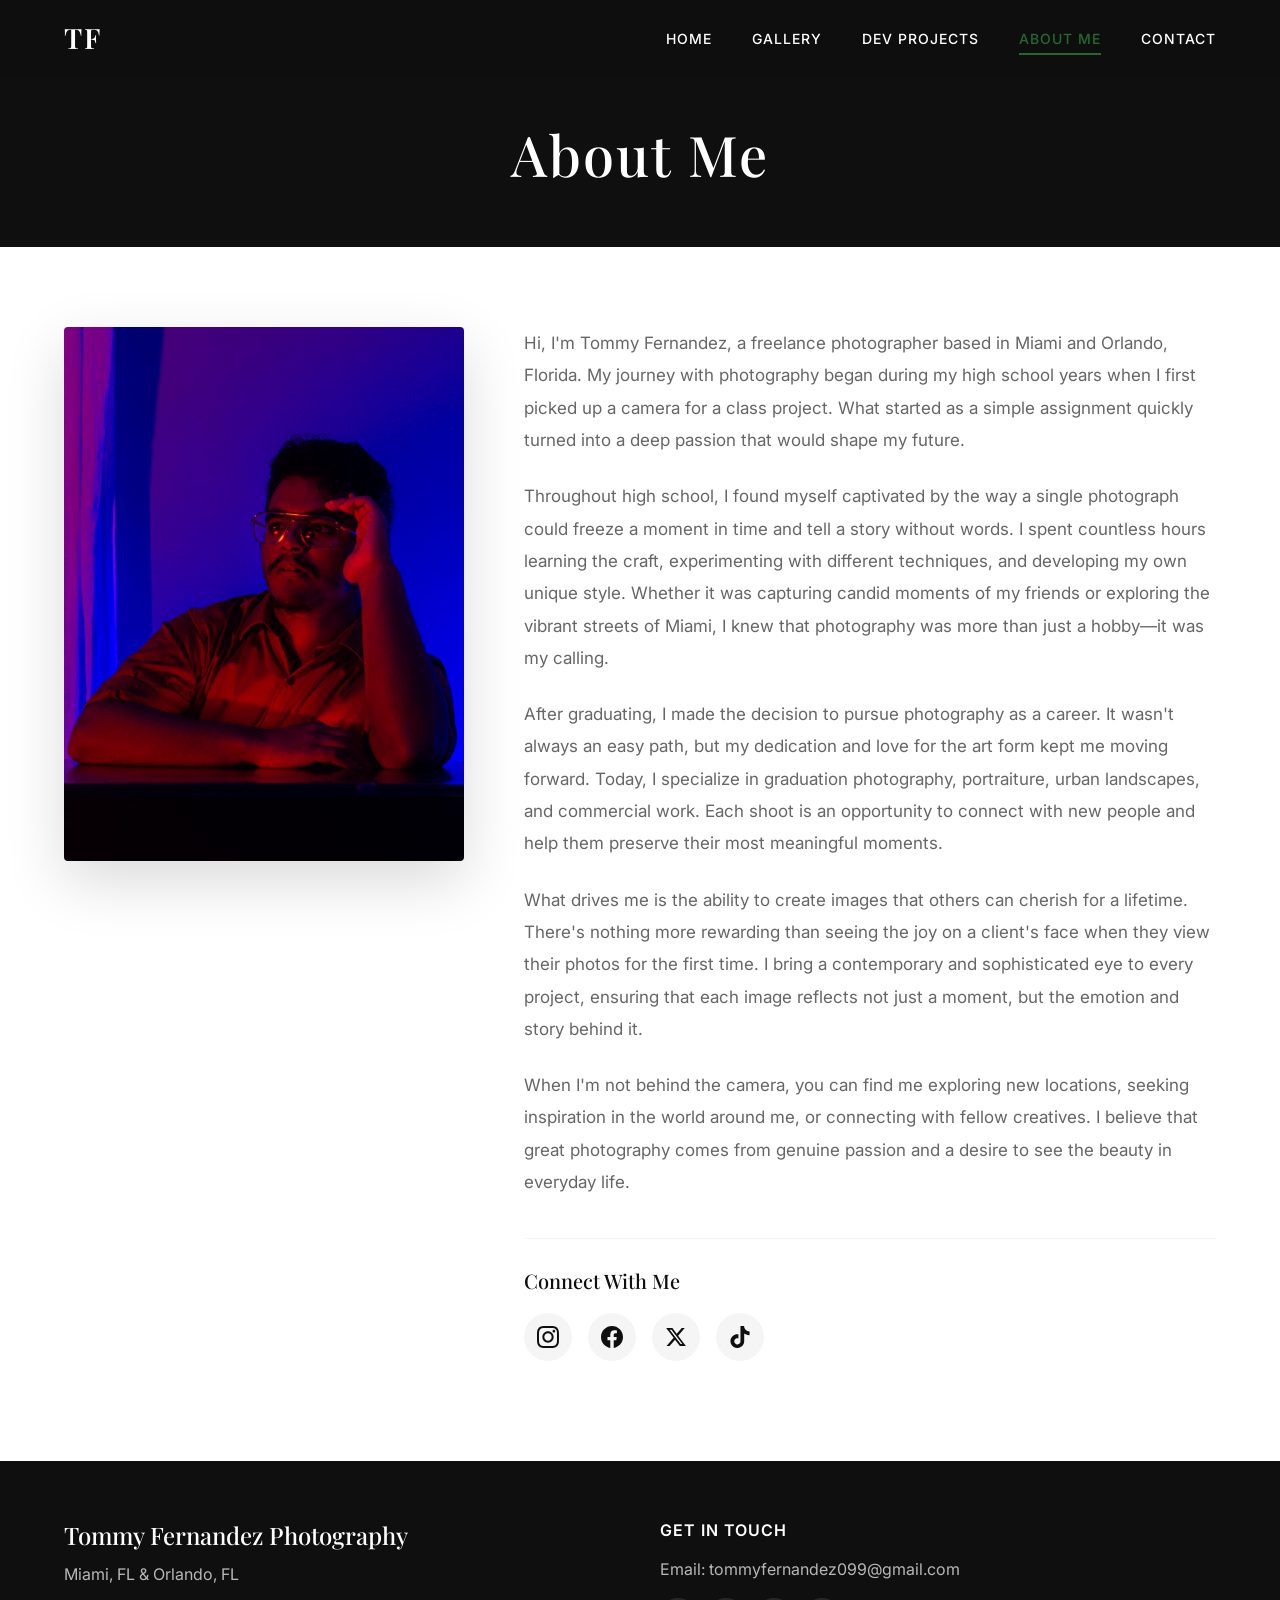
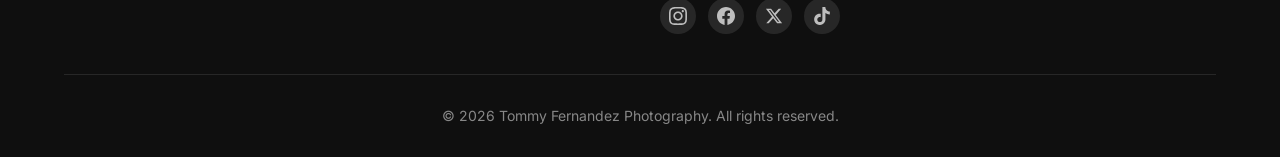
<file: about.html>
<!DOCTYPE html>
<html lang="en">
<head>
    <meta charset="UTF-8">
    <meta name="viewport" content="width=device-width, initial-scale=1.0">
    <title>About Me | Tommy Fernandez Photography</title>
    <link rel="stylesheet" href="styles.css">
    <link rel="preconnect" href="https://fonts.googleapis.com">
    <link rel="preconnect" href="https://fonts.gstatic.com" crossorigin>
    <link href="https://fonts.googleapis.com/css2?family=Playfair+Display:wght@400;500;600;700&family=Inter:wght@300;400;500;600&display=swap" rel="stylesheet">
</head>
<body>
    <nav class="navbar">
        <div class="nav-container">
            <a href="index.html" class="nav-logo">TF</a>
            <button class="nav-toggle" aria-label="Toggle menu">
                <span></span>
                <span></span>
                <span></span>
            </button>
            <ul class="nav-menu">
                <li><a href="index.html" class="nav-link">Home</a></li>
                <li><a href="gallery.html" class="nav-link">Gallery</a></li>
                <li><a href="development.html" class="nav-link">Dev Projects</a></li>
                <li><a href="about.html" class="nav-link active">About Me</a></li>
                <li><a href="contact.html" class="nav-link">Contact</a></li>
            </ul>
        </div>
    </nav>

    <header class="page-header">
        <h1>About Me</h1>
    </header>

    <main class="about-main">
        <div class="container">
            <section class="my-story">
                <div class="story-image">
                    <img src="images/about-headshot.jpg" alt="Tommy Fernandez">
                </div>
                <div class="story-content">
                    <p>Hi, I'm Tommy Fernandez, a freelance photographer based in Miami and Orlando, Florida. My journey with photography began during my high school years when I first picked up a camera for a class project. What started as a simple assignment quickly turned into a deep passion that would shape my future.</p>
                    <p>Throughout high school, I found myself captivated by the way a single photograph could freeze a moment in time and tell a story without words. I spent countless hours learning the craft, experimenting with different techniques, and developing my own unique style. Whether it was capturing candid moments of my friends or exploring the vibrant streets of Miami, I knew that photography was more than just a hobby—it was my calling.</p>
                    <p>After graduating, I made the decision to pursue photography as a career. It wasn't always an easy path, but my dedication and love for the art form kept me moving forward. Today, I specialize in graduation photography, portraiture, urban landscapes, and commercial work. Each shoot is an opportunity to connect with new people and help them preserve their most meaningful moments.</p>
                    <p>What drives me is the ability to create images that others can cherish for a lifetime. There's nothing more rewarding than seeing the joy on a client's face when they view their photos for the first time. I bring a contemporary and sophisticated eye to every project, ensuring that each image reflects not just a moment, but the emotion and story behind it.</p>
                    <p>When I'm not behind the camera, you can find me exploring new locations, seeking inspiration in the world around me, or connecting with fellow creatives. I believe that great photography comes from genuine passion and a desire to see the beauty in everyday life.</p>

                    <div class="social-links">
                        <h3>Connect With Me</h3>
                        <div class="social-icons">
                            <a href="https://instagram.com" target="_blank" rel="noopener noreferrer" class="social-icon" aria-label="Instagram">
                                <svg viewBox="0 0 24 24" fill="currentColor">
                                    <path d="M12 2.163c3.204 0 3.584.012 4.85.07 3.252.148 4.771 1.691 4.919 4.919.058 1.265.069 1.645.069 4.849 0 3.205-.012 3.584-.069 4.849-.149 3.225-1.664 4.771-4.919 4.919-1.266.058-1.644.07-4.85.07-3.204 0-3.584-.012-4.849-.07-3.26-.149-4.771-1.699-4.919-4.92-.058-1.265-.07-1.644-.07-4.849 0-3.204.013-3.583.07-4.849.149-3.227 1.664-4.771 4.919-4.919 1.266-.057 1.645-.069 4.849-.069zm0-2.163c-3.259 0-3.667.014-4.947.072-4.358.2-6.78 2.618-6.98 6.98-.059 1.281-.073 1.689-.073 4.948 0 3.259.014 3.668.072 4.948.2 4.358 2.618 6.78 6.98 6.98 1.281.058 1.689.072 4.948.072 3.259 0 3.668-.014 4.948-.072 4.354-.2 6.782-2.618 6.979-6.98.059-1.28.073-1.689.073-4.948 0-3.259-.014-3.667-.072-4.947-.196-4.354-2.617-6.78-6.979-6.98-1.281-.059-1.69-.073-4.949-.073zm0 5.838c-3.403 0-6.162 2.759-6.162 6.162s2.759 6.163 6.162 6.163 6.162-2.759 6.162-6.163c0-3.403-2.759-6.162-6.162-6.162zm0 10.162c-2.209 0-4-1.79-4-4 0-2.209 1.791-4 4-4s4 1.791 4 4c0 2.21-1.791 4-4 4zm6.406-11.845c-.796 0-1.441.645-1.441 1.44s.645 1.44 1.441 1.44c.795 0 1.439-.645 1.439-1.44s-.644-1.44-1.439-1.44z"/>
                                </svg>
                            </a>
                            <a href="https://facebook.com" target="_blank" rel="noopener noreferrer" class="social-icon" aria-label="Facebook">
                                <svg viewBox="0 0 24 24" fill="currentColor">
                                    <path d="M24 12.073c0-6.627-5.373-12-12-12s-12 5.373-12 12c0 5.99 4.388 10.954 10.125 11.854v-8.385H7.078v-3.47h3.047V9.43c0-3.007 1.792-4.669 4.533-4.669 1.312 0 2.686.235 2.686.235v2.953H15.83c-1.491 0-1.956.925-1.956 1.874v2.25h3.328l-.532 3.47h-2.796v8.385C19.612 23.027 24 18.062 24 12.073z"/>
                                </svg>
                            </a>
                            <a href="https://x.com" target="_blank" rel="noopener noreferrer" class="social-icon" aria-label="X (Twitter)">
                                <svg viewBox="0 0 24 24" fill="currentColor">
                                    <path d="M18.244 2.25h3.308l-7.227 8.26 8.502 11.24H16.17l-5.214-6.817L4.99 21.75H1.68l7.73-8.835L1.254 2.25H8.08l4.713 6.231zm-1.161 17.52h1.833L7.084 4.126H5.117z"/>
                                </svg>
                            </a>
                            <a href="https://tiktok.com" target="_blank" rel="noopener noreferrer" class="social-icon" aria-label="TikTok">
                                <svg viewBox="0 0 24 24" fill="currentColor">
                                    <path d="M12.525.02c1.31-.02 2.61-.01 3.91-.02.08 1.53.63 3.09 1.75 4.17 1.12 1.11 2.7 1.62 4.24 1.79v4.03c-1.44-.05-2.89-.35-4.2-.97-.57-.26-1.1-.59-1.62-.93-.01 2.92.01 5.84-.02 8.75-.08 1.4-.54 2.79-1.35 3.94-1.31 1.92-3.58 3.17-5.91 3.21-1.43.08-2.86-.31-4.08-1.03-2.02-1.19-3.44-3.37-3.65-5.71-.02-.5-.03-1-.01-1.49.18-1.9 1.12-3.72 2.58-4.96 1.66-1.44 3.98-2.13 6.15-1.72.02 1.48-.04 2.96-.04 4.44-.99-.32-2.15-.23-3.02.37-.63.41-1.11 1.04-1.36 1.75-.21.51-.15 1.07-.14 1.61.24 1.64 1.82 3.02 3.5 2.87 1.12-.01 2.19-.66 2.77-1.61.19-.33.4-.67.41-1.06.1-1.79.06-3.57.07-5.36.01-4.03-.01-8.05.02-12.07z"/>
                                </svg>
                            </a>
                        </div>
                    </div>
                </div>
            </section>
        </div>
    </main>

    <footer class="footer">
        <div class="container">
            <div class="footer-content">
                <div class="footer-info">
                    <h3>Tommy Fernandez Photography</h3>
                    <p>Miami, FL & Orlando, FL</p>
                </div>
                <div class="footer-contact">
                    <h4>Get in Touch</h4>
                    <p>Email: tommyfernandez099@gmail.com</p>
                    <!-- <p>Phone: (305) 555-0123</p> -->
                    <div class="footer-social">
                        <a href="https://instagram.com" target="_blank" rel="noopener noreferrer" class="footer-social-icon" aria-label="Instagram">
                            <svg viewBox="0 0 24 24" fill="currentColor"><path d="M12 2.163c3.204 0 3.584.012 4.85.07 3.252.148 4.771 1.691 4.919 4.919.058 1.265.069 1.645.069 4.849 0 3.205-.012 3.584-.069 4.849-.149 3.225-1.664 4.771-4.919 4.919-1.266.058-1.644.07-4.85.07-3.204 0-3.584-.012-4.849-.07-3.26-.149-4.771-1.699-4.919-4.92-.058-1.265-.07-1.644-.07-4.849 0-3.204.013-3.583.07-4.849.149-3.227 1.664-4.771 4.919-4.919 1.266-.057 1.645-.069 4.849-.069zm0-2.163c-3.259 0-3.667.014-4.947.072-4.358.2-6.78 2.618-6.98 6.98-.059 1.281-.073 1.689-.073 4.948 0 3.259.014 3.668.072 4.948.2 4.358 2.618 6.78 6.98 6.98 1.281.058 1.689.072 4.948.072 3.259 0 3.668-.014 4.948-.072 4.354-.2 6.782-2.618 6.979-6.98.059-1.28.073-1.689.073-4.948 0-3.259-.014-3.667-.072-4.947-.196-4.354-2.617-6.78-6.979-6.98-1.281-.059-1.69-.073-4.949-.073zm0 5.838c-3.403 0-6.162 2.759-6.162 6.162s2.759 6.163 6.162 6.163 6.162-2.759 6.162-6.163c0-3.403-2.759-6.162-6.162-6.162zm0 10.162c-2.209 0-4-1.79-4-4 0-2.209 1.791-4 4-4s4 1.791 4 4c0 2.21-1.791 4-4 4zm6.406-11.845c-.796 0-1.441.645-1.441 1.44s.645 1.44 1.441 1.44c.795 0 1.439-.645 1.439-1.44s-.644-1.44-1.439-1.44z"/></svg>
                        </a>
                        <a href="https://facebook.com" target="_blank" rel="noopener noreferrer" class="footer-social-icon" aria-label="Facebook">
                            <svg viewBox="0 0 24 24" fill="currentColor"><path d="M24 12.073c0-6.627-5.373-12-12-12s-12 5.373-12 12c0 5.99 4.388 10.954 10.125 11.854v-8.385H7.078v-3.47h3.047V9.43c0-3.007 1.792-4.669 4.533-4.669 1.312 0 2.686.235 2.686.235v2.953H15.83c-1.491 0-1.956.925-1.956 1.874v2.25h3.328l-.532 3.47h-2.796v8.385C19.612 23.027 24 18.062 24 12.073z"/></svg>
                        </a>
                        <a href="https://x.com" target="_blank" rel="noopener noreferrer" class="footer-social-icon" aria-label="X (Twitter)">
                            <svg viewBox="0 0 24 24" fill="currentColor"><path d="M18.244 2.25h3.308l-7.227 8.26 8.502 11.24H16.17l-5.214-6.817L4.99 21.75H1.68l7.73-8.835L1.254 2.25H8.08l4.713 6.231zm-1.161 17.52h1.833L7.084 4.126H5.117z"/></svg>
                        </a>
                        <a href="https://tiktok.com" target="_blank" rel="noopener noreferrer" class="footer-social-icon" aria-label="TikTok">
                            <svg viewBox="0 0 24 24" fill="currentColor"><path d="M12.525.02c1.31-.02 2.61-.01 3.91-.02.08 1.53.63 3.09 1.75 4.17 1.12 1.11 2.7 1.62 4.24 1.79v4.03c-1.44-.05-2.89-.35-4.2-.97-.57-.26-1.1-.59-1.62-.93-.01 2.92.01 5.84-.02 8.75-.08 1.4-.54 2.79-1.35 3.94-1.31 1.92-3.58 3.17-5.91 3.21-1.43.08-2.86-.31-4.08-1.03-2.02-1.19-3.44-3.37-3.65-5.71-.02-.5-.03-1-.01-1.49.18-1.9 1.12-3.72 2.58-4.96 1.66-1.44 3.98-2.13 6.15-1.72.02 1.48-.04 2.96-.04 4.44-.99-.32-2.15-.23-3.02.37-.63.41-1.11 1.04-1.36 1.75-.21.51-.15 1.07-.14 1.61.24 1.64 1.82 3.02 3.5 2.87 1.12-.01 2.19-.66 2.77-1.61.19-.33.4-.67.41-1.06.1-1.79.06-3.57.07-5.36.01-4.03-.01-8.05.02-12.07z"/></svg>
                        </a>
                    </div>
                </div>
            </div>
            <div class="footer-bottom">
                <p>&copy; 2026 Tommy Fernandez Photography. All rights reserved.</p>
            </div>
        </div>
    </footer>

    <script>
        // Mobile menu toggle
        const navToggle = document.querySelector('.nav-toggle');
        const navMenu = document.querySelector('.nav-menu');

        navToggle.addEventListener('click', () => {
            navToggle.classList.toggle('active');
            navMenu.classList.toggle('active');
        });

        document.querySelectorAll('.nav-link').forEach(link => {
            link.addEventListener('click', () => {
                navToggle.classList.remove('active');
                navMenu.classList.remove('active');
            });
        });
    </script>
</body>
</html>
</file>
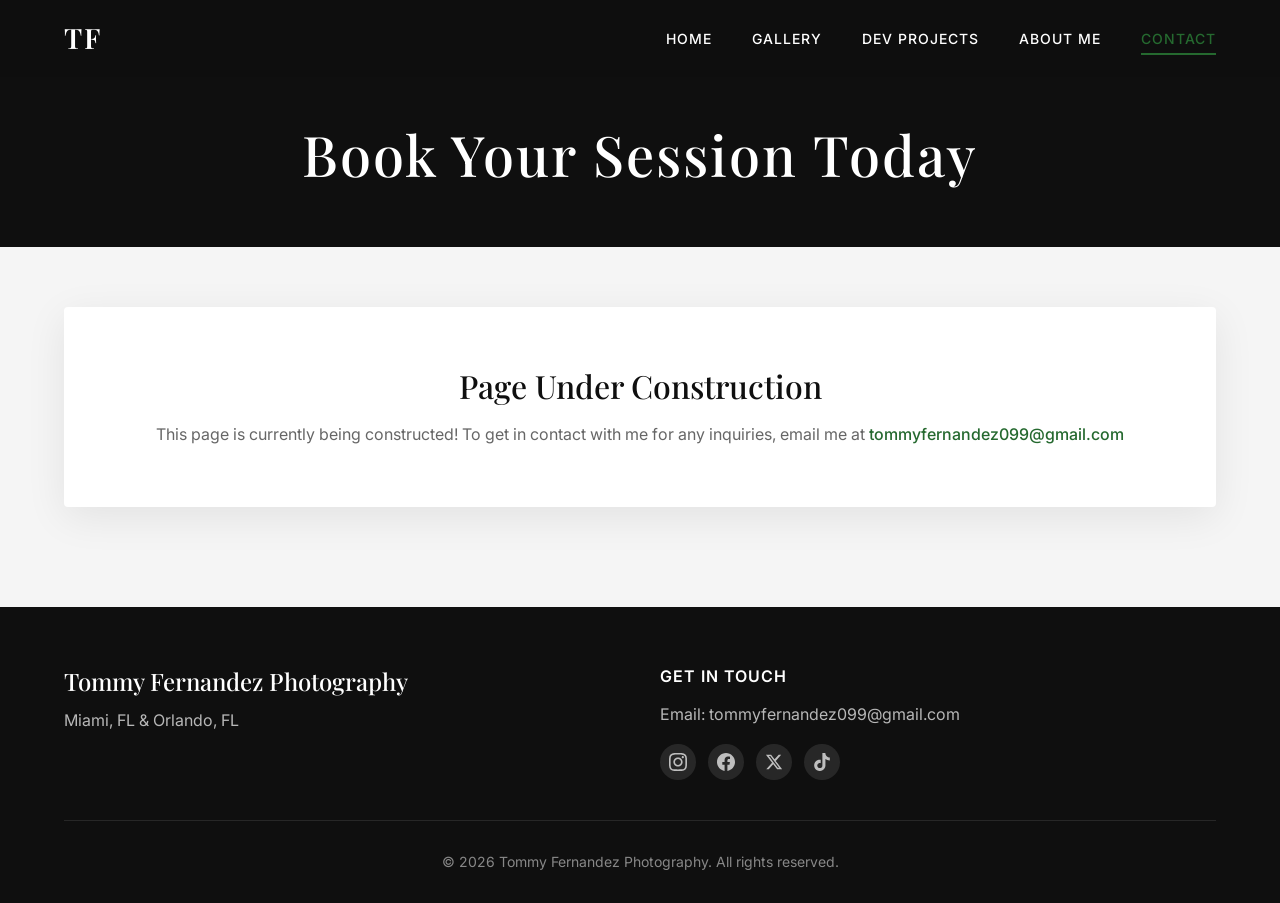
<file: contact.html>
<!DOCTYPE html>
<html lang="en">
<head>
    <meta charset="UTF-8">
    <meta name="viewport" content="width=device-width, initial-scale=1.0">
    <title>Contact & Booking | Tommy Fernandez Photography</title>
    <link rel="stylesheet" href="styles.css">
    <link rel="preconnect" href="https://fonts.googleapis.com">
    <link rel="preconnect" href="https://fonts.gstatic.com" crossorigin>
    <link href="https://fonts.googleapis.com/css2?family=Playfair+Display:wght@400;500;600;700&family=Inter:wght@300;400;500;600&display=swap" rel="stylesheet">
</head>
<body>
    <nav class="navbar">
        <div class="nav-container">
            <a href="index.html" class="nav-logo">TF</a>
            <button class="nav-toggle" aria-label="Toggle menu">
                <span></span>
                <span></span>
                <span></span>
            </button>
            <ul class="nav-menu">
                <li><a href="index.html" class="nav-link">Home</a></li>
                <li><a href="gallery.html" class="nav-link">Gallery</a></li>
                <li><a href="development.html" class="nav-link">Dev Projects</a></li>
                <li><a href="about.html" class="nav-link">About Me</a></li>
                <li><a href="contact.html" class="nav-link active">Contact</a></li>
            </ul>
        </div>
    </nav>

    <header class="page-header">
        <h1>Book Your Session Today</h1>
    </header>

    <main class="contact-main">
        <div class="container">
            <div class="contact-grid">
                <!-- Contact and Booking forms are temporarily disabled while the backend is built. -->
                <!--
                <section class="contact-form-section">
                    <h2>Get Connected With Me!</h2>
                    <p class="section-subtitle">Have a question or want to learn more? Send me a message and I'll get back to you soon.</p>

                    <form class="contact-form" id="contactForm">
                        <div class="form-row">
                            <div class="form-group">
                                <label for="firstName">First Name</label>
                                <input type="text" id="firstName" name="firstName" required placeholder="Your first name">
                            </div>
                            <div class="form-group">
                                <label for="lastName">Last Name</label>
                                <input type="text" id="lastName" name="lastName" required placeholder="Your last name">
                            </div>
                        </div>
                        <div class="form-row">
                            <div class="form-group">
                                <label for="email">Email</label>
                                <input type="email" id="email" name="email" required placeholder="your@email.com">
                            </div>
                            <div class="form-group">
                                <label for="phone">Phone Number</label>
                                <input type="tel" id="phone" name="phone" placeholder="(555) 555-5555">
                            </div>
                        </div>
                        <div class="form-group">
                            <label for="message">Message</label>
                            <textarea id="message" name="message" rows="5" required placeholder="Tell me about your project or ask any questions..."></textarea>
                        </div>
                        <button type="submit" class="btn btn-primary">Send Message</button>
                    </form>
                </section>

                <section class="booking-form-section">
                    <h2>Request a Session</h2>
                    <p class="section-subtitle">Select your preferred date and session type to request a booking.</p>

                    <form class="booking-form" id="bookingForm">
                        <div class="form-group">
                            <label for="bookingName">Full Name</label>
                            <input type="text" id="bookingName" name="bookingName" required placeholder="Your full name">
                        </div>
                        <div class="form-group">
                            <label for="bookingEmail">Email</label>
                            <input type="email" id="bookingEmail" name="bookingEmail" required placeholder="your@email.com">
                        </div>
                        <div class="form-group">
                            <label for="sessionType">Session Type</label>
                            <select id="sessionType" name="sessionType" required>
                                <option value="">Select a session type</option>
                                <option value="portraits">Portrait Session</option>
                                <option value="graduation">Graduation Photography</option>
                                <option value="commercial">Commercial Photography</option>
                                <option value="urban">Urban / Landscape Session</option>
                            </select>
                        </div>

                        <div class="form-group">
                            <label>Select a Date</label>
                            <div class="calendar-container">
                                <div class="calendar-header">
                                    <button type="button" class="calendar-nav" id="prevMonth">&larr;</button>
                                    <h3 id="calendarMonth">January 2026</h3>
                                    <button type="button" class="calendar-nav" id="nextMonth">&rarr;</button>
                                </div>
                                <div class="calendar-weekdays">
                                    <span>Sun</span>
                                    <span>Mon</span>
                                    <span>Tue</span>
                                    <span>Wed</span>
                                    <span>Thu</span>
                                    <span>Fri</span>
                                    <span>Sat</span>
                                </div>
                                <div class="calendar-days" id="calendarDays">
                                </div>
                            </div>
                            <input type="hidden" id="selectedDate" name="selectedDate" required>
                            <p class="selected-date-display" id="selectedDateDisplay">No date selected</p>
                        </div>

                        <div class="form-group">
                            <label for="bookingNotes">Additional Notes</label>
                            <textarea id="bookingNotes" name="bookingNotes" rows="3" placeholder="Any special requests or details about your session..."></textarea>
                        </div>

                        <button type="submit" class="btn btn-accent">Request Booking</button>
                    </form>
                </section>
                -->

                <section class="construction-notice">
                    <h2>Page Under Construction</h2>
                    <p>This page is currently being constructed! To get in contact with me for any inquiries, email me at <a href="mailto:tommyfernandez099@gmail.com">tommyfernandez099@gmail.com</a></p>
                </section>
            </div>
        </div>
    </main>

    <footer class="footer">
        <div class="container">
            <div class="footer-content">
                <div class="footer-info">
                    <h3>Tommy Fernandez Photography</h3>
                    <p>Miami, FL & Orlando, FL</p>
                </div>
                <div class="footer-contact">
                    <h4>Get in Touch</h4>
                    <p>Email: tommyfernandez099@gmail.com</p>
                    <!-- <p>Phone: (305) 555-0123</p> -->
                    <div class="footer-social">
                        <a href="https://instagram.com" target="_blank" rel="noopener noreferrer" class="footer-social-icon" aria-label="Instagram">
                            <svg viewBox="0 0 24 24" fill="currentColor"><path d="M12 2.163c3.204 0 3.584.012 4.85.07 3.252.148 4.771 1.691 4.919 4.919.058 1.265.069 1.645.069 4.849 0 3.205-.012 3.584-.069 4.849-.149 3.225-1.664 4.771-4.919 4.919-1.266.058-1.644.07-4.85.07-3.204 0-3.584-.012-4.849-.07-3.26-.149-4.771-1.699-4.919-4.92-.058-1.265-.07-1.644-.07-4.849 0-3.204.013-3.583.07-4.849.149-3.227 1.664-4.771 4.919-4.919 1.266-.057 1.645-.069 4.849-.069zm0-2.163c-3.259 0-3.667.014-4.947.072-4.358.2-6.78 2.618-6.98 6.98-.059 1.281-.073 1.689-.073 4.948 0 3.259.014 3.668.072 4.948.2 4.358 2.618 6.78 6.98 6.98 1.281.058 1.689.072 4.948.072 3.259 0 3.668-.014 4.948-.072 4.354-.2 6.782-2.618 6.979-6.98.059-1.28.073-1.689.073-4.948 0-3.259-.014-3.667-.072-4.947-.196-4.354-2.617-6.78-6.979-6.98-1.281-.059-1.69-.073-4.949-.073zm0 5.838c-3.403 0-6.162 2.759-6.162 6.162s2.759 6.163 6.162 6.163 6.162-2.759 6.162-6.163c0-3.403-2.759-6.162-6.162-6.162zm0 10.162c-2.209 0-4-1.79-4-4 0-2.209 1.791-4 4-4s4 1.791 4 4c0 2.21-1.791 4-4 4zm6.406-11.845c-.796 0-1.441.645-1.441 1.44s.645 1.44 1.441 1.44c.795 0 1.439-.645 1.439-1.44s-.644-1.44-1.439-1.44z"/></svg>
                        </a>
                        <a href="https://facebook.com" target="_blank" rel="noopener noreferrer" class="footer-social-icon" aria-label="Facebook">
                            <svg viewBox="0 0 24 24" fill="currentColor"><path d="M24 12.073c0-6.627-5.373-12-12-12s-12 5.373-12 12c0 5.99 4.388 10.954 10.125 11.854v-8.385H7.078v-3.47h3.047V9.43c0-3.007 1.792-4.669 4.533-4.669 1.312 0 2.686.235 2.686.235v2.953H15.83c-1.491 0-1.956.925-1.956 1.874v2.25h3.328l-.532 3.47h-2.796v8.385C19.612 23.027 24 18.062 24 12.073z"/></svg>
                        </a>
                        <a href="https://x.com" target="_blank" rel="noopener noreferrer" class="footer-social-icon" aria-label="X (Twitter)">
                            <svg viewBox="0 0 24 24" fill="currentColor"><path d="M18.244 2.25h3.308l-7.227 8.26 8.502 11.24H16.17l-5.214-6.817L4.99 21.75H1.68l7.73-8.835L1.254 2.25H8.08l4.713 6.231zm-1.161 17.52h1.833L7.084 4.126H5.117z"/></svg>
                        </a>
                        <a href="https://tiktok.com" target="_blank" rel="noopener noreferrer" class="footer-social-icon" aria-label="TikTok">
                            <svg viewBox="0 0 24 24" fill="currentColor"><path d="M12.525.02c1.31-.02 2.61-.01 3.91-.02.08 1.53.63 3.09 1.75 4.17 1.12 1.11 2.7 1.62 4.24 1.79v4.03c-1.44-.05-2.89-.35-4.2-.97-.57-.26-1.1-.59-1.62-.93-.01 2.92.01 5.84-.02 8.75-.08 1.4-.54 2.79-1.35 3.94-1.31 1.92-3.58 3.17-5.91 3.21-1.43.08-2.86-.31-4.08-1.03-2.02-1.19-3.44-3.37-3.65-5.71-.02-.5-.03-1-.01-1.49.18-1.9 1.12-3.72 2.58-4.96 1.66-1.44 3.98-2.13 6.15-1.72.02 1.48-.04 2.96-.04 4.44-.99-.32-2.15-.23-3.02.37-.63.41-1.11 1.04-1.36 1.75-.21.51-.15 1.07-.14 1.61.24 1.64 1.82 3.02 3.5 2.87 1.12-.01 2.19-.66 2.77-1.61.19-.33.4-.67.41-1.06.1-1.79.06-3.57.07-5.36.01-4.03-.01-8.05.02-12.07z"/></svg>
                        </a>
                    </div>
                </div>
            </div>
            <div class="footer-bottom">
                <p>&copy; 2026 Tommy Fernandez Photography. All rights reserved.</p>
            </div>
        </div>
    </footer>

    <script>
        // Calendar functionality and form submissions are disabled along with
        // the contact/booking forms above while the backend is built.
        /*
        const calendarDays = document.getElementById('calendarDays');
        const calendarMonth = document.getElementById('calendarMonth');
        const prevMonthBtn = document.getElementById('prevMonth');
        const nextMonthBtn = document.getElementById('nextMonth');
        const selectedDateInput = document.getElementById('selectedDate');
        const selectedDateDisplay = document.getElementById('selectedDateDisplay');

        let currentDate = new Date();
        let selectedDate = null;

        const months = [
            'January', 'February', 'March', 'April', 'May', 'June',
            'July', 'August', 'September', 'October', 'November', 'December'
        ];

        function renderCalendar() {
            const year = currentDate.getFullYear();
            const month = currentDate.getMonth();

            calendarMonth.textContent = `${months[month]} ${year}`;

            // Get first day of month and total days
            const firstDay = new Date(year, month, 1).getDay();
            const daysInMonth = new Date(year, month + 1, 0).getDate();

            // Get today's date for comparison
            const today = new Date();
            today.setHours(0, 0, 0, 0);

            let html = '';

            // Empty cells for days before first day of month
            for (let i = 0; i < firstDay; i++) {
                html += '<span class="calendar-day empty"></span>';
            }

            // Days of the month
            for (let day = 1; day <= daysInMonth; day++) {
                const dateObj = new Date(year, month, day);
                const dateStr = dateObj.toISOString().split('T')[0];
                const isPast = dateObj < today;
                const isSelected = selectedDate === dateStr;
                const isWeekend = dateObj.getDay() === 0 || dateObj.getDay() === 6;

                let classes = 'calendar-day';
                if (isPast) classes += ' past';
                if (isSelected) classes += ' selected';
                if (isWeekend && !isPast) classes += ' available';
                if (!isPast && !isWeekend) classes += ' available';

                html += `<span class="${classes}" data-date="${dateStr}" ${isPast ? '' : `onclick="selectDate('${dateStr}')"`}>${day}</span>`;
            }

            calendarDays.innerHTML = html;
        }

        function selectDate(dateStr) {
            selectedDate = dateStr;
            selectedDateInput.value = dateStr;

            const date = new Date(dateStr + 'T00:00:00');
            const options = { weekday: 'long', year: 'numeric', month: 'long', day: 'numeric' };
            selectedDateDisplay.textContent = `Selected: ${date.toLocaleDateString('en-US', options)}`;
            selectedDateDisplay.classList.add('has-date');

            renderCalendar();
        }

        prevMonthBtn.addEventListener('click', () => {
            currentDate.setMonth(currentDate.getMonth() - 1);
            renderCalendar();
        });

        nextMonthBtn.addEventListener('click', () => {
            currentDate.setMonth(currentDate.getMonth() + 1);
            renderCalendar();
        });

        // Initialize calendar
        renderCalendar();

        // Form submissions
        document.getElementById('contactForm').addEventListener('submit', function(e) {
            e.preventDefault();
            alert('Thank you for your message! Tommy will get back to you soon.');
            this.reset();
        });

        document.getElementById('bookingForm').addEventListener('submit', function(e) {
            e.preventDefault();
            if (!selectedDate) {
                alert('Please select a date for your session.');
                return;
            }
            alert('Thank you for your booking request! Tommy will confirm your session shortly.');
            this.reset();
            selectedDate = null;
            selectedDateInput.value = '';
            selectedDateDisplay.textContent = 'No date selected';
            selectedDateDisplay.classList.remove('has-date');
            renderCalendar();
        });
        */

        // Mobile menu toggle
        const navToggle = document.querySelector('.nav-toggle');
        const navMenu = document.querySelector('.nav-menu');

        navToggle.addEventListener('click', () => {
            navToggle.classList.toggle('active');
            navMenu.classList.toggle('active');
        });

        document.querySelectorAll('.nav-link').forEach(link => {
            link.addEventListener('click', () => {
                navToggle.classList.remove('active');
                navMenu.classList.remove('active');
            });
        });
    </script>
</body>
</html>
</file>
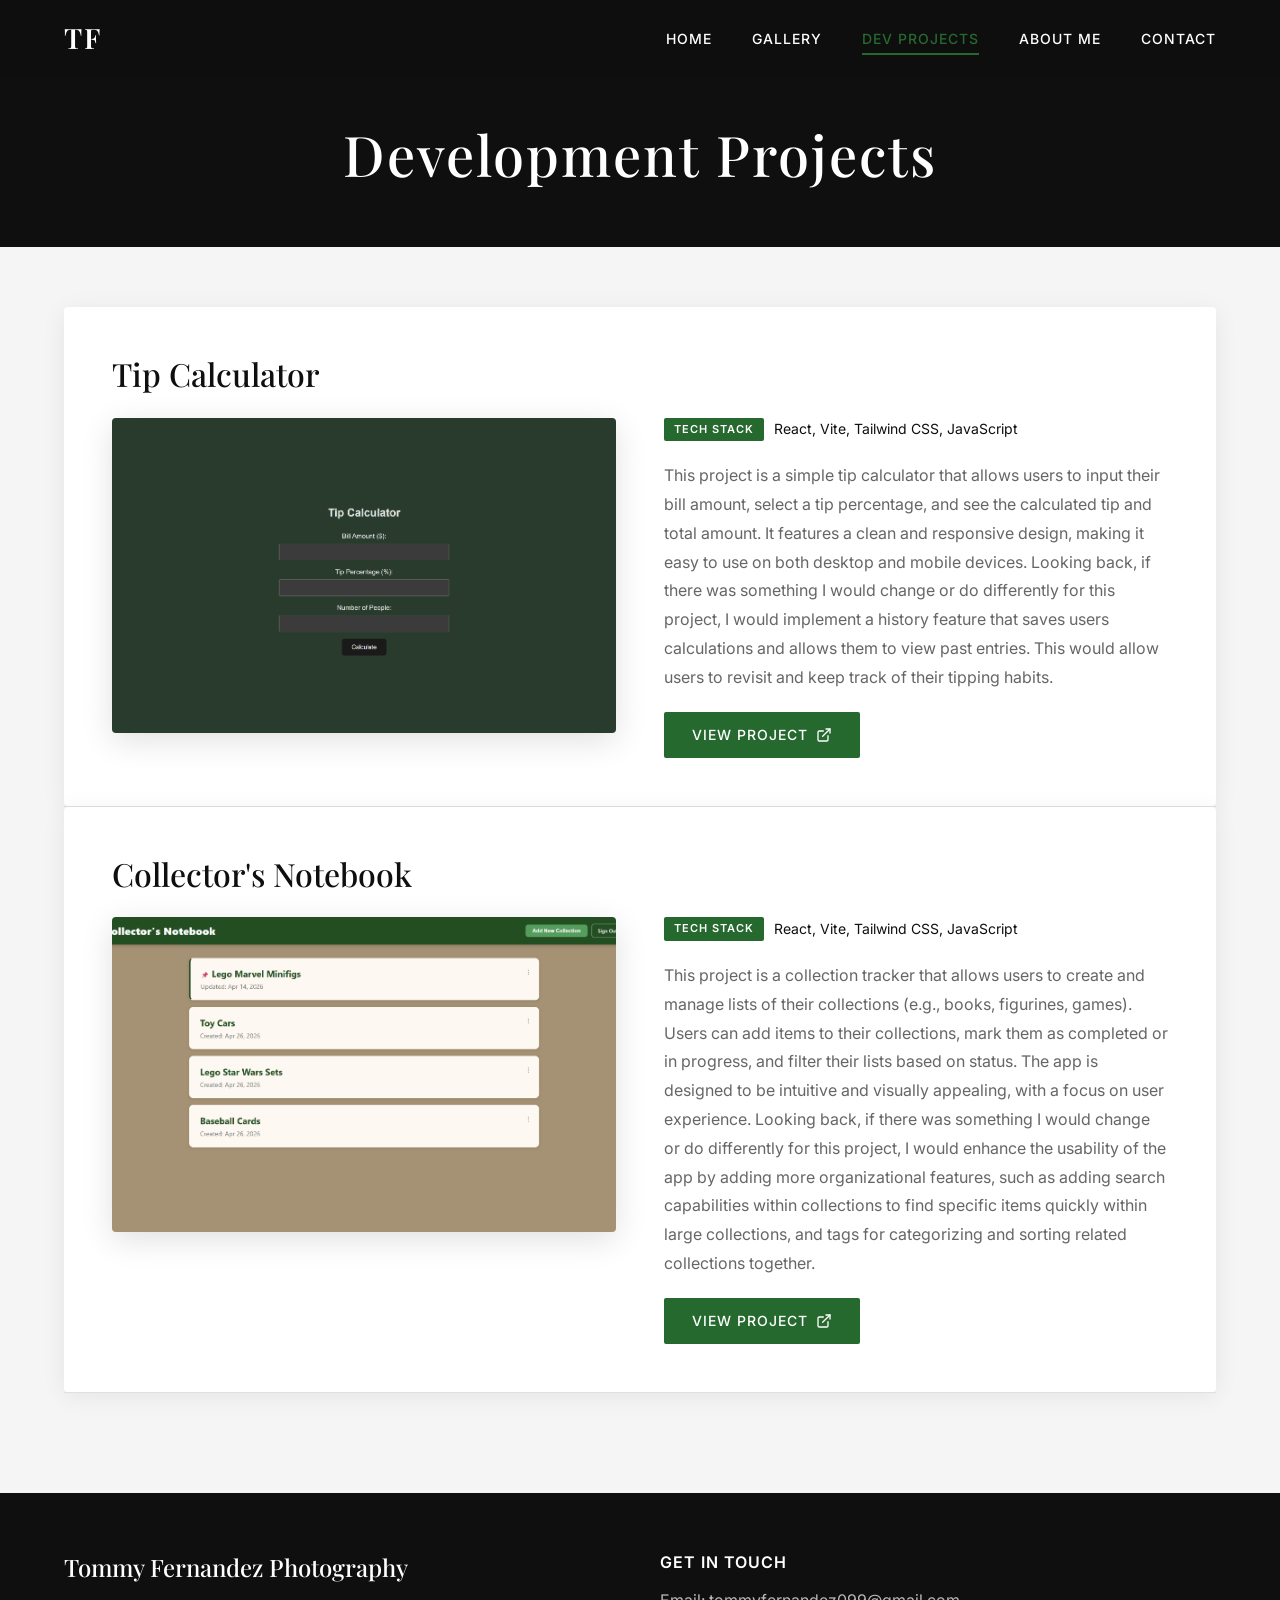
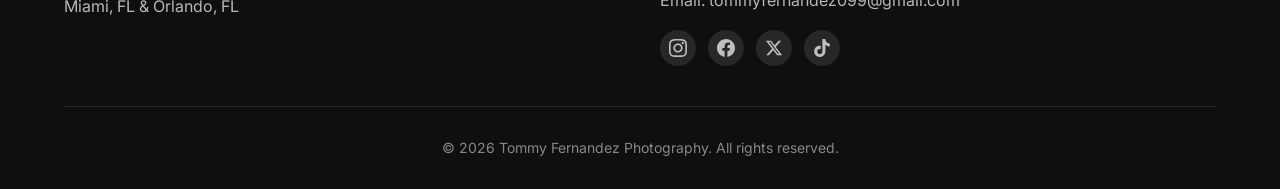
<file: development.html>
<!DOCTYPE html>
<html lang="en">
<head>
    <meta charset="UTF-8">
    <meta name="viewport" content="width=device-width, initial-scale=1.0">
    <title>Development Projects | Tommy Fernandez</title>
    <link rel="stylesheet" href="styles.css">
    <link rel="preconnect" href="https://fonts.googleapis.com">
    <link rel="preconnect" href="https://fonts.gstatic.com" crossorigin>
    <link href="https://fonts.googleapis.com/css2?family=Playfair+Display:wght@400;500;600;700&family=Inter:wght@300;400;500;600&display=swap" rel="stylesheet">
</head>
<body>
    <nav class="navbar">
        <div class="nav-container">
            <a href="index.html" class="nav-logo">TF</a>
            <button class="nav-toggle" aria-label="Toggle menu">
                <span></span>
                <span></span>
                <span></span>
            </button>
            <ul class="nav-menu">
                <li><a href="index.html" class="nav-link">Home</a></li>
                <li><a href="gallery.html" class="nav-link">Gallery</a></li>
                <li><a href="development.html" class="nav-link active">Dev Projects</a></li>
                <li><a href="about.html" class="nav-link">About Me</a></li>
                <li><a href="contact.html" class="nav-link">Contact</a></li>
            </ul>
        </div>
    </nav>

    <header class="page-header">
        <h1>Development Projects</h1>
    </header>

    <main class="dev-main">
        <div class="container">

            <!-- Project 1 -->
            <article class="dev-project">
                <h2 class="dev-project-title">Tip Calculator</h2>
                <div class="dev-project-grid">
                    <div class="dev-screenshot">
                        <img src="images/dev/project-1.png" alt="Tip Calculator screenshot">
                        <div class="dev-screenshot-placeholder">Screenshot</div>
                    </div>
                    <div class="dev-info">
                        <p class="dev-tech-stack"><span class="dev-tech-label">Tech Stack</span> React, Vite, Tailwind CSS, JavaScript</p>
                        <p class="dev-description">
                            This project is a simple tip calculator that allows users to input their bill amount,
                            select a tip percentage, and see the calculated tip and total amount. It features a
                            clean and responsive design, making it easy to use on both desktop and mobile devices.
                            Looking back, if there was something I would change or do differently for this project,
                            I would implement a history feature that saves users calculations and allows them to view 
                            past entries. This would allow users to revisit and keep track of their tipping habits.
                        </p>
                        <a href="https://tip-calculator-eight-liart.vercel.app/" target="_blank" rel="noopener noreferrer" class="dev-link">
                            View Project
                            <svg viewBox="0 0 24 24" fill="none" stroke="currentColor" stroke-width="2" stroke-linecap="round" stroke-linejoin="round"><path d="M18 13v6a2 2 0 0 1-2 2H5a2 2 0 0 1-2-2V8a2 2 0 0 1 2-2h6"/><polyline points="15 3 21 3 21 9"/><line x1="10" y1="14" x2="21" y2="3"/></svg>
                        </a>
                    </div>
                </div>
            </article>

            <hr class="dev-divider">

            <!-- Project 2 -->
            <article class="dev-project">
                <h2 class="dev-project-title">Collector's Notebook</h2>
                <div class="dev-project-grid">
                    <div class="dev-screenshot">
                        <img src="images/dev/project-2.png" alt="Collector's Notebook screenshot">
                        <div class="dev-screenshot-placeholder">Screenshot</div>
                    </div>
                    <div class="dev-info">
                        <p class="dev-tech-stack"><span class="dev-tech-label">Tech Stack</span> React, Vite, Tailwind CSS, JavaScript</p>
                        <p class="dev-description">
                            This project is a collection tracker that allows users to create and manage lists of their
                            collections (e.g., books, figurines, games). Users can add items to their collections, mark
                            them as completed or in progress, and filter their lists based on status. The app is
                            designed to be intuitive and visually appealing, with a focus on user experience. Looking back,
                            if there was something I would change or do differently for this project, I would enhance the
                            usability of the app by adding more organizational features, such as adding search capabilities
                            within collections to find specific items quickly within large collections, and tags for
                            categorizing and sorting related collections together.
                        </p>
                        <a href="https://collection-tracker-nine.vercel.app/" target="_blank" rel="noopener noreferrer" class="dev-link">
                            View Project
                            <svg viewBox="0 0 24 24" fill="none" stroke="currentColor" stroke-width="2" stroke-linecap="round" stroke-linejoin="round"><path d="M18 13v6a2 2 0 0 1-2 2H5a2 2 0 0 1-2-2V8a2 2 0 0 1 2-2h6"/><polyline points="15 3 21 3 21 9"/><line x1="10" y1="14" x2="21" y2="3"/></svg>
                        </a>
                    </div>
                </div>
            </article>

            <hr class="dev-divider">

            <!-- Project 3 -->
            <!--
            <article class="dev-project">
                <h2 class="dev-project-title">Project Name</h2>
                <div class="dev-project-grid">
                    <div class="dev-screenshot">
                        <!-- Replace with: <img src="images/dev/project-3.png" alt="Project Name screenshot"> -->
                        <!--
                        <div class="dev-screenshot-placeholder">Screenshot</div>
                    </div>
                    <div class="dev-info">
                        <p class="dev-tech-stack"><span class="dev-tech-label">Tech Stack</span> Add your tech stack here</p>
                        <p class="dev-description">
                            Add your project description here. Explain what the project does, the technologies used, challenges you solved, and anything else that makes it interesting.
                        </p>
                        <a href="#" target="_blank" rel="noopener noreferrer" class="dev-link">
                            View Project
                            <svg viewBox="0 0 24 24" fill="none" stroke="currentColor" stroke-width="2" stroke-linecap="round" stroke-linejoin="round"><path d="M18 13v6a2 2 0 0 1-2 2H5a2 2 0 0 1-2-2V8a2 2 0 0 1 2-2h6"/><polyline points="15 3 21 3 21 9"/><line x1="10" y1="14" x2="21" y2="3"/></svg>
                        </a>
                    </div>
                </div>
            </article>-->

            <!-- To add more projects, copy an <article class="dev-project"> block and paste it after a new <hr class="dev-divider"> -->

        </div>
    </main>

    <footer class="footer">
        <div class="container">
            <div class="footer-content">
                <div class="footer-info">
                    <h3>Tommy Fernandez Photography</h3>
                    <p>Miami, FL & Orlando, FL</p>
                </div>
                <div class="footer-contact">
                    <h4>Get in Touch</h4>
                    <p>Email: tommyfernandez099@gmail.com</p>
                    <div class="footer-social">
                        <a href="https://instagram.com" target="_blank" rel="noopener noreferrer" class="footer-social-icon" aria-label="Instagram">
                            <svg viewBox="0 0 24 24" fill="currentColor"><path d="M12 2.163c3.204 0 3.584.012 4.85.07 3.252.148 4.771 1.691 4.919 4.919.058 1.265.069 1.645.069 4.849 0 3.205-.012 3.584-.069 4.849-.149 3.225-1.664 4.771-4.919 4.919-1.266.058-1.644.07-4.85.07-3.204 0-3.584-.012-4.849-.07-3.26-.149-4.771-1.699-4.919-4.92-.058-1.265-.07-1.644-.07-4.849 0-3.204.013-3.583.07-4.849.149-3.227 1.664-4.771 4.919-4.919 1.266-.057 1.645-.069 4.849-.069zm0-2.163c-3.259 0-3.667.014-4.947.072-4.358.2-6.78 2.618-6.98 6.98-.059 1.281-.073 1.689-.073 4.948 0 3.259.014 3.668.072 4.948.2 4.358 2.618 6.78 6.98 6.98 1.281.058 1.689.072 4.948.072 3.259 0 3.668-.014 4.948-.072 4.354-.2 6.782-2.618 6.979-6.98.059-1.28.073-1.689.073-4.948 0-3.259-.014-3.667-.072-4.947-.196-4.354-2.617-6.78-6.979-6.98-1.281-.059-1.69-.073-4.949-.073zm0 5.838c-3.403 0-6.162 2.759-6.162 6.162s2.759 6.163 6.162 6.163 6.162-2.759 6.162-6.163c0-3.403-2.759-6.162-6.162-6.162zm0 10.162c-2.209 0-4-1.79-4-4 0-2.209 1.791-4 4-4s4 1.791 4 4c0 2.21-1.791 4-4 4zm6.406-11.845c-.796 0-1.441.645-1.441 1.44s.645 1.44 1.441 1.44c.795 0 1.439-.645 1.439-1.44s-.644-1.44-1.439-1.44z"/></svg>
                        </a>
                        <a href="https://facebook.com" target="_blank" rel="noopener noreferrer" class="footer-social-icon" aria-label="Facebook">
                            <svg viewBox="0 0 24 24" fill="currentColor"><path d="M24 12.073c0-6.627-5.373-12-12-12s-12 5.373-12 12c0 5.99 4.388 10.954 10.125 11.854v-8.385H7.078v-3.47h3.047V9.43c0-3.007 1.792-4.669 4.533-4.669 1.312 0 2.686.235 2.686.235v2.953H15.83c-1.491 0-1.956.925-1.956 1.874v2.25h3.328l-.532 3.47h-2.796v8.385C19.612 23.027 24 18.062 24 12.073z"/></svg>
                        </a>
                        <a href="https://x.com" target="_blank" rel="noopener noreferrer" class="footer-social-icon" aria-label="X (Twitter)">
                            <svg viewBox="0 0 24 24" fill="currentColor"><path d="M18.244 2.25h3.308l-7.227 8.26 8.502 11.24H16.17l-5.214-6.817L4.99 21.75H1.68l7.73-8.835L1.254 2.25H8.08l4.713 6.231zm-1.161 17.52h1.833L7.084 4.126H5.117z"/></svg>
                        </a>
                        <a href="https://tiktok.com" target="_blank" rel="noopener noreferrer" class="footer-social-icon" aria-label="TikTok">
                            <svg viewBox="0 0 24 24" fill="currentColor"><path d="M12.525.02c1.31-.02 2.61-.01 3.91-.02.08 1.53.63 3.09 1.75 4.17 1.12 1.11 2.7 1.62 4.24 1.79v4.03c-1.44-.05-2.89-.35-4.2-.97-.57-.26-1.1-.59-1.62-.93-.01 2.92.01 5.84-.02 8.75-.08 1.4-.54 2.79-1.35 3.94-1.31 1.92-3.58 3.17-5.91 3.21-1.43.08-2.86-.31-4.08-1.03-2.02-1.19-3.44-3.37-3.65-5.71-.02-.5-.03-1-.01-1.49.18-1.9 1.12-3.72 2.58-4.96 1.66-1.44 3.98-2.13 6.15-1.72.02 1.48-.04 2.96-.04 4.44-.99-.32-2.15-.23-3.02.37-.63.41-1.11 1.04-1.36 1.75-.21.51-.15 1.07-.14 1.61.24 1.64 1.82 3.02 3.5 2.87 1.12-.01 2.19-.66 2.77-1.61.19-.33.4-.67.41-1.06.1-1.79.06-3.57.07-5.36.01-4.03-.01-8.05.02-12.07z"/></svg>
                        </a>
                    </div>
                </div>
            </div>
            <div class="footer-bottom">
                <p>&copy; 2026 Tommy Fernandez Photography. All rights reserved.</p>
            </div>
        </div>
    </footer>

    <script>
        const navToggle = document.querySelector('.nav-toggle');
        const navMenu = document.querySelector('.nav-menu');

        navToggle.addEventListener('click', () => {
            navToggle.classList.toggle('active');
            navMenu.classList.toggle('active');
        });

        document.querySelectorAll('.nav-link').forEach(link => {
            link.addEventListener('click', () => {
                navToggle.classList.remove('active');
                navMenu.classList.remove('active');
            });
        });
    </script>
</body>
</html>
</file>
<file: styles.css>
/* ===== CSS Variables ===== */
:root {
    --color-primary: #25692f;
    --color-secondary: #0f0f0f;
    --color-accent: #a61b1b;
    --color-white: #ffffff;
    --color-light: #f5f5f5;
    --color-gray: #666666;

    --font-heading: 'Playfair Display', Georgia, serif;
    --font-body: 'Inter', -apple-system, BlinkMacSystemFont, sans-serif;

    --transition: all 0.3s ease;
}

/* ===== Reset & Base Styles ===== */
*, *::before, *::after {
    margin: 0;
    padding: 0;
    box-sizing: border-box;
}

html {
    scroll-behavior: smooth;
}

body {
    font-family: var(--font-body);
    font-size: 16px;
    line-height: 1.6;
    color: var(--color-secondary);
    background-color: var(--color-white);
}

h1, h2, h3, h4, h5, h6 {
    font-family: var(--font-heading);
    font-weight: 500;
    line-height: 1.2;
}

a {
    text-decoration: none;
    color: inherit;
    transition: var(--transition);
}

img {
    max-width: 100%;
    height: auto;
    display: block;
}

.container {
    max-width: 1200px;
    margin: 0 auto;
    padding: 0 24px;
}

/* ===== Navigation ===== */
.navbar {
    position: fixed;
    top: 0;
    left: 0;
    right: 0;
    z-index: 1000;
    background-color: rgba(15, 15, 15, 0.95);
    backdrop-filter: blur(10px);
    padding: 16px 0;
}

.nav-container {
    max-width: 1200px;
    margin: 0 auto;
    padding: 0 24px;
    display: flex;
    justify-content: space-between;
    align-items: center;
}

.nav-logo {
    font-family: var(--font-heading);
    font-size: 28px;
    font-weight: 600;
    color: var(--color-white);
    letter-spacing: 2px;
}

.nav-logo:hover {
    color: var(--color-primary);
}

.nav-menu {
    display: flex;
    list-style: none;
    gap: 40px;
}

.nav-link {
    font-size: 14px;
    font-weight: 500;
    color: var(--color-white);
    text-transform: uppercase;
    letter-spacing: 1px;
    padding: 8px 0;
    position: relative;
}

.nav-link::after {
    content: '';
    position: absolute;
    bottom: 0;
    left: 0;
    width: 0;
    height: 2px;
    background-color: var(--color-primary);
    transition: var(--transition);
}

.nav-link:hover::after,
.nav-link.active::after {
    width: 100%;
}

.nav-link:hover,
.nav-link.active {
    color: var(--color-primary);
}

/* Mobile Menu Toggle */
.nav-toggle {
    display: none;
    flex-direction: column;
    justify-content: center;
    gap: 5px;
    width: 30px;
    height: 24px;
    background: none;
    border: none;
    cursor: pointer;
    padding: 0;
}

.nav-toggle span {
    display: block;
    width: 100%;
    height: 2px;
    background-color: var(--color-white);
    transition: var(--transition);
}

.nav-toggle.active span:nth-child(1) {
    transform: rotate(45deg) translate(5px, 5px);
}

.nav-toggle.active span:nth-child(2) {
    opacity: 0;
}

.nav-toggle.active span:nth-child(3) {
    transform: rotate(-45deg) translate(5px, -5px);
}

/* ===== Hero Section ===== */
.hero {
    position: relative;
    height: 100vh;
    min-height: 600px;
    display: flex;
    align-items: center;
    justify-content: center;
    background-image: url('https://res.cloudinary.com/hlrnyt5t/image/upload/v1787691751/hero-new.jpg');
    background-size: cover;
    background-position: center;
    background-attachment: fixed;
}

.hero-overlay {
    position: absolute;
    top: 0;
    left: 0;
    right: 0;
    bottom: 0;
    background: linear-gradient(
        to bottom,
        rgba(15, 15, 15, 0.6) 0%,
        rgba(15, 15, 15, 0.75) 100%
    );
}

.hero-content {
    position: relative;
    z-index: 1;
    text-align: center;
    color: var(--color-white);
    padding: 0 24px;
}

.hero h1 {
    font-size: clamp(56px, 6vw, 92px);
    font-weight: 500;
    margin-bottom: 16px;
    letter-spacing: 2px;
}

.hero-tagline {
    font-size: clamp(36px, 2vw, 40px);
    font-weight: 300;
    letter-spacing: 4px;
    text-transform: uppercase;
    opacity: 0.9;
}

/* ===== About Preview Section ===== */
.about-preview {
    padding: 100px 0;
    background-color: var(--color-white);
}

.about-preview-content {
    display: grid;
    grid-template-columns: 1fr 1.5fr;
    gap: 60px;
    align-items: center;
}

.headshot-container {
    position: relative;
}

.headshot {
    width: 100%;
    aspect-ratio: 3/4;
    object-fit: cover;
    border-radius: 4px;
    box-shadow: 0 20px 60px rgba(0, 0, 0, 0.15);
}

.about-preview-text h2 {
    font-size: 42px;
    margin-bottom: 24px;
    color: var(--color-secondary);
}

.about-preview-text p {
    font-size: 17px;
    color: var(--color-gray);
    margin-bottom: 20px;
    line-height: 1.8;
}

/* ===== Gallery Categories Section ===== */
.gallery-categories {
    padding: 100px 0;
    background-color: var(--color-light);
}

.gallery-categories h2 {
    font-size: 42px;
    text-align: center;
    margin-bottom: 50px;
    color: var(--color-secondary);
}

.category-grid {
    display: grid;
    grid-template-columns: repeat(5, 1fr);
    gap: 24px;
}

.category-card {
    position: relative;
    display: block;
    overflow: hidden;
    border-radius: 4px;
    box-shadow: 0 10px 40px rgba(0, 0, 0, 0.1);
}

.category-image {
    position: relative;
    aspect-ratio: 1 / 1;
    overflow: hidden;
}

.category-image img {
    width: 100%;
    height: 100%;
    object-fit: cover;
    transition: transform 0.5s ease;
}

.category-card:hover .category-image img {
    transform: scale(1.08);
}

.category-label {
    position: absolute;
    bottom: 0;
    left: 0;
    right: 0;
    padding: 20px;
    background: linear-gradient(
        to top,
        rgba(15, 15, 15, 0.9) 0%,
        rgba(15, 15, 15, 0) 100%
    );
    transition: var(--transition);
}

.category-card:hover .category-label {
    background: linear-gradient(
        to top,
        rgba(37, 105, 47, 0.95) 0%,
        rgba(37, 105, 47, 0) 100%
    );
}

.btn-see-more {
    display: inline-block;
    background-color: #000;
    color: #fff;
    font-family: var(--font-body);
    font-size: 15px;
    font-weight: 500;
    letter-spacing: 1px;
    text-transform: uppercase;
    text-decoration: none;
    padding: 14px 40px;
    border-radius: 2px;
    transition: background-color 0.3s ease;
}

.btn-see-more:hover {
    background-color: #333;
}

.category-label span {
    font-family: var(--font-heading);
    font-size: 22px;
    font-weight: 500;
    color: var(--color-white);
    letter-spacing: 1px;
}

/* Dev category card */
.category-image--dev {
    background: linear-gradient(135deg, #0f0f0f 0%, #1a2a1a 60%, #25692f 100%);
    display: flex;
    align-items: center;
    justify-content: center;
}

.dev-card-icon {
    width: 56px;
    height: 56px;
    color: rgba(255, 255, 255, 0.5);
    transition: transform 0.5s ease, color 0.3s ease;
}

.category-card--dev:hover .dev-card-icon {
    transform: scale(1.15);
    color: rgba(255, 255, 255, 0.85);
}

/* ===== Development Projects Page ===== */
.dev-main {
    padding: 60px 0 100px;
    background-color: var(--color-light);
    min-height: 60vh;
}

.dev-project {
    background-color: var(--color-white);
    border-radius: 4px;
    box-shadow: 0 4px 24px rgba(0, 0, 0, 0.07);
    padding: 48px;
    margin-bottom: 0;
}

.dev-project-grid {
    display: grid;
    grid-template-columns: 1fr 1fr;
    gap: 48px;
    align-items: start;
    margin-top: 24px;
}

.dev-project-title {
    font-size: 32px;
    color: var(--color-secondary);
    margin-bottom: 0;
}

.dev-screenshot {
    border-radius: 4px;
    overflow: hidden;
    box-shadow: 0 8px 32px rgba(0, 0, 0, 0.12);
    background-color: var(--color-light);
    aspect-ratio: 16 / 10;
}

.dev-screenshot img {
    width: 100%;
    height: 100%;
    object-fit: cover;
    display: block;
}

.dev-screenshot-placeholder {
    width: 100%;
    height: 100%;
    display: flex;
    align-items: center;
    justify-content: center;
    background: linear-gradient(135deg, #e8e8e8, #d0d0d0);
    color: var(--color-gray);
    font-size: 14px;
    font-family: var(--font-body);
    letter-spacing: 1px;
    text-transform: uppercase;
    aspect-ratio: 16 / 10;
}

.dev-info {
    display: flex;
    flex-direction: column;
    gap: 20px;
}

.dev-tech-stack {
    font-size: 14px;
    color: var(--color-secondary);
    display: flex;
    align-items: center;
    gap: 10px;
    flex-wrap: wrap;
}

.dev-tech-label {
    display: inline-block;
    background-color: var(--color-primary);
    color: var(--color-white);
    font-size: 11px;
    font-weight: 600;
    text-transform: uppercase;
    letter-spacing: 1px;
    padding: 3px 10px;
    border-radius: 2px;
    flex-shrink: 0;
}

.dev-description {
    font-size: 16px;
    color: var(--color-gray);
    line-height: 1.8;
}

.dev-link {
    display: inline-flex;
    align-items: center;
    gap: 8px;
    padding: 12px 28px;
    background-color: var(--color-primary);
    color: var(--color-white);
    font-family: var(--font-body);
    font-size: 14px;
    font-weight: 500;
    letter-spacing: 1px;
    text-transform: uppercase;
    border-radius: 2px;
    transition: var(--transition);
    align-self: flex-start;
}

.dev-link:hover {
    background-color: #1e5526;
    transform: translateY(-2px);
    box-shadow: 0 8px 24px rgba(37, 105, 47, 0.3);
}

.dev-link svg {
    width: 16px;
    height: 16px;
}

.dev-divider {
    border: none;
    border-top: 1px solid #e0e0e0;
    margin: 0;
}

.dev-empty {
    text-align: center;
    padding: 80px 0;
    color: var(--color-gray);
    font-size: 17px;
}

/* ===== Page Header ===== */
.page-header {
    padding-top: 120px;
    padding-bottom: 60px;
    background-color: var(--color-secondary);
    text-align: center;
}

.page-header h1 {
    font-size: clamp(36px, 5vw, 56px);
    color: var(--color-white);
    letter-spacing: 2px;
}

/* ===== Gallery Page ===== */
.gallery-main {
    padding: 60px 0 100px;
    background-color: var(--color-light);
    min-height: 60vh;
}

.gallery-category-grid {
    display: grid;
    grid-template-columns: repeat(2, 1fr);
    gap: 30px;
    transition: opacity 0.3s ease, visibility 0.3s ease;
}

.gallery-category-grid.hidden {
    display: none;
}

.gallery-category-card {
    position: relative;
    display: block;
    overflow: hidden;
    border-radius: 4px;
    box-shadow: 0 10px 40px rgba(0, 0, 0, 0.1);
}

.gallery-category-card .category-image {
    aspect-ratio: 16 / 10;
}

.gallery-category-card .category-image img {
    width: 100%;
    height: 100%;
    object-fit: cover;
    transition: transform 0.5s ease;
}

.gallery-category-card:hover .category-image img {
    transform: scale(1.05);
}

.gallery-category-card .category-label {
    position: absolute;
    bottom: 0;
    left: 0;
    right: 0;
    padding: 30px;
    background: linear-gradient(
        to top,
        rgba(15, 15, 15, 0.9) 0%,
        rgba(15, 15, 15, 0) 100%
    );
    transition: var(--transition);
}

.gallery-category-card:hover .category-label {
    background: linear-gradient(
        to top,
        rgba(37, 105, 47, 0.95) 0%,
        rgba(37, 105, 47, 0) 100%
    );
}

.gallery-category-card .category-label span {
    font-size: 28px;
}

/* Back Button */
.back-btn {
    display: none;
    align-items: center;
    gap: 8px;
    margin-bottom: 30px;
    padding: 12px 24px;
    font-family: var(--font-body);
    font-size: 14px;
    font-weight: 500;
    color: var(--color-secondary);
    background-color: var(--color-white);
    border: 1px solid var(--color-gray);
    border-radius: 4px;
    cursor: pointer;
    transition: var(--transition);
}

.back-btn:hover {
    background-color: var(--color-secondary);
    color: var(--color-white);
    border-color: var(--color-secondary);
}

.back-btn.visible {
    display: inline-flex;
}

.back-arrow {
    font-size: 18px;
}

/* Gallery Display */
.gallery-display {
    display: none;
}

.gallery-display.active {
    display: block;
    animation: fadeIn 0.4s ease;
}

@keyframes fadeIn {
    from {
        opacity: 0;
        transform: translateY(10px);
    }
    to {
        opacity: 1;
        transform: translateY(0);
    }
}

.gallery-display h2 {
    font-size: 36px;
    margin-bottom: 30px;
    color: var(--color-secondary);
}

.gallery-grid {
    display: grid;
    grid-template-columns: repeat(3, 1fr);
    gap: 20px;
}

.gallery-item {
    position: relative;
    overflow: hidden;
    border-radius: 4px;
    box-shadow: 0 4px 20px rgba(0, 0, 0, 0.1);
    aspect-ratio: 1 / 1;
    cursor: zoom-in;
}

.gallery-item img {
    width: 100%;
    height: 100%;
    object-fit: cover;
    transition: transform 0.4s ease;
}

.gallery-item:hover img {
    transform: scale(1.05);
}

/* ===== Lightbox ===== */
.lightbox {
    display: none;
    position: fixed;
    inset: 0;
    z-index: 1000;
    align-items: center;
    justify-content: center;
    background-color: rgba(15, 15, 15, 0.95);
    opacity: 0;
    transition: opacity 0.25s ease;
}

.lightbox.active {
    display: flex;
    opacity: 1;
}

.lightbox-img {
    max-width: 90vw;
    max-height: 85vh;
    object-fit: contain;
    border-radius: 4px;
    box-shadow: 0 10px 40px rgba(0, 0, 0, 0.5);
    transform: scale(0.96);
    transition: transform 0.25s ease;
}

.lightbox.active .lightbox-img {
    transform: scale(1);
}

.lightbox-close {
    position: absolute;
    top: 20px;
    right: 30px;
    background: none;
    border: none;
    color: var(--color-white);
    font-size: 40px;
    line-height: 1;
    cursor: pointer;
    padding: 8px;
}

.lightbox-close:hover {
    color: var(--color-primary);
}

.lightbox-nav {
    position: absolute;
    top: 50%;
    transform: translateY(-50%);
    background: rgba(255, 255, 255, 0.1);
    border: none;
    color: var(--color-white);
    font-size: 20px;
    width: 50px;
    height: 50px;
    border-radius: 50%;
    cursor: pointer;
    display: flex;
    align-items: center;
    justify-content: center;
    transition: background-color 0.2s ease;
}

.lightbox-nav:hover {
    background-color: var(--color-primary);
}

.lightbox-prev {
    left: 20px;
}

.lightbox-next {
    right: 20px;
}

.lightbox-counter {
    position: absolute;
    bottom: 20px;
    left: 50%;
    transform: translateX(-50%);
    color: var(--color-white);
    font-family: var(--font-body);
    font-size: 14px;
    letter-spacing: 0.05em;
}

@media (max-width: 768px) {
    .lightbox-nav {
        width: 40px;
        height: 40px;
        font-size: 16px;
    }

    .lightbox-prev {
        left: 10px;
    }

    .lightbox-next {
        right: 10px;
    }

    .lightbox-close {
        top: 10px;
        right: 15px;
        font-size: 32px;
    }
}

/* ===== Contact Page ===== */
.contact-main {
    padding: 60px 0 100px;
    background-color: var(--color-light);
    /* background-image: url('images/contact-bg.jpg'); */
    background-size: cover;
    background-position: center;
    background-repeat: no-repeat;
}

.contact-grid {
    display: grid;
    grid-template-columns: 1fr 1fr;
    gap: 50px;
}

.contact-form-section,
.booking-form-section {
    background-color: var(--color-white);
    padding: 40px;
    border-radius: 4px;
    box-shadow: 0 10px 40px rgba(0, 0, 0, 0.08);
}

.contact-form-section h2,
.booking-form-section h2 {
    font-size: 32px;
    margin-bottom: 12px;
    color: var(--color-secondary);
}

.section-subtitle {
    font-size: 15px;
    color: var(--color-gray);
    margin-bottom: 30px;
    line-height: 1.6;
}

.construction-notice {
    grid-column: 1 / -1;
    background-color: var(--color-white);
    padding: 60px 40px;
    border-radius: 4px;
    box-shadow: 0 10px 40px rgba(0, 0, 0, 0.08);
    text-align: center;
}

.construction-notice h2 {
    font-size: 32px;
    margin-bottom: 16px;
    color: var(--color-secondary);
}

.construction-notice p {
    font-size: 16px;
    color: var(--color-gray);
    line-height: 1.6;
}

.construction-notice a {
    color: var(--color-primary);
    font-weight: 500;
}

.construction-notice a:hover {
    text-decoration: underline;
}

/* Form Styles */
.form-row {
    display: grid;
    grid-template-columns: 1fr 1fr;
    gap: 20px;
}

.form-group {
    margin-bottom: 24px;
}

.form-group label {
    display: block;
    font-size: 14px;
    font-weight: 500;
    color: var(--color-secondary);
    margin-bottom: 8px;
}

.form-group input,
.form-group textarea,
.form-group select {
    width: 100%;
    padding: 14px 16px;
    font-family: var(--font-body);
    font-size: 15px;
    color: var(--color-secondary);
    background-color: var(--color-light);
    border: 1px solid transparent;
    border-radius: 4px;
    transition: var(--transition);
}

.form-group input:focus,
.form-group textarea:focus,
.form-group select:focus {
    outline: none;
    border-color: var(--color-primary);
    background-color: var(--color-white);
}

.form-group input::placeholder,
.form-group textarea::placeholder {
    color: var(--color-gray);
}

.form-group textarea {
    resize: vertical;
    min-height: 120px;
}

.form-group select {
    cursor: pointer;
    appearance: none;
    background-image: url("data:image/svg+xml,%3Csvg xmlns='http://www.w3.org/2000/svg' width='12' height='12' viewBox='0 0 12 12'%3E%3Cpath fill='%23666666' d='M6 8L1 3h10z'/%3E%3C/svg%3E");
    background-repeat: no-repeat;
    background-position: right 16px center;
}

/* Calendar Styles */
.calendar-container {
    background-color: var(--color-light);
    border-radius: 4px;
    padding: 20px;
}

.calendar-header {
    display: flex;
    justify-content: space-between;
    align-items: center;
    margin-bottom: 20px;
}

.calendar-header h3 {
    font-size: 18px;
    font-weight: 500;
    color: var(--color-secondary);
}

.calendar-nav {
    width: 36px;
    height: 36px;
    display: flex;
    align-items: center;
    justify-content: center;
    background-color: var(--color-white);
    border: 1px solid var(--color-gray);
    border-radius: 4px;
    cursor: pointer;
    font-size: 16px;
    transition: var(--transition);
}

.calendar-nav:hover {
    background-color: var(--color-primary);
    border-color: var(--color-primary);
    color: var(--color-white);
}

.calendar-weekdays {
    display: grid;
    grid-template-columns: repeat(7, 1fr);
    gap: 4px;
    margin-bottom: 8px;
}

.calendar-weekdays span {
    text-align: center;
    font-size: 12px;
    font-weight: 600;
    color: var(--color-gray);
    text-transform: uppercase;
    padding: 8px 0;
}

.calendar-days {
    display: grid;
    grid-template-columns: repeat(7, 1fr);
    gap: 4px;
}

.calendar-day {
    aspect-ratio: 1;
    display: flex;
    align-items: center;
    justify-content: center;
    font-size: 14px;
    border-radius: 4px;
    transition: var(--transition);
}

.calendar-day.empty {
    background: transparent;
}

.calendar-day.past {
    color: #ccc;
    cursor: not-allowed;
}

.calendar-day.available {
    background-color: var(--color-white);
    cursor: pointer;
}

.calendar-day.available:hover {
    background-color: var(--color-primary);
    color: var(--color-white);
}

.calendar-day.selected {
    background-color: var(--color-primary);
    color: var(--color-white);
    font-weight: 600;
}

.selected-date-display {
    margin-top: 16px;
    font-size: 14px;
    color: var(--color-gray);
}

.selected-date-display.has-date {
    color: var(--color-primary);
    font-weight: 500;
}

/* ===== About Page ===== */
.about-main {
    padding: 80px 0 100px;
    background-color: var(--color-white);
}

.my-story {
    display: grid;
    grid-template-columns: 400px 1fr;
    gap: 60px;
    align-items: start;
}

.story-image {
    position: relative;
}

.story-image img {
    width: 100%;
    aspect-ratio: 3 / 4;
    object-fit: cover;
    border-radius: 4px;
    box-shadow: 0 20px 60px rgba(0, 0, 0, 0.15);
}

.story-content h2 {
    font-size: 42px;
    margin-bottom: 30px;
    color: var(--color-secondary);
}

.story-content p {
    font-size: 17px;
    color: var(--color-gray);
    line-height: 1.9;
    margin-bottom: 24px;
}

.story-content p:last-of-type {
    margin-bottom: 40px;
}

/* Social Links */
.social-links {
    padding-top: 30px;
    border-top: 1px solid var(--color-light);
}

.social-links h3 {
    font-size: 20px;
    margin-bottom: 20px;
    color: var(--color-secondary);
}

.social-icons {
    display: flex;
    gap: 16px;
}

.social-icon {
    width: 48px;
    height: 48px;
    display: flex;
    align-items: center;
    justify-content: center;
    background-color: var(--color-light);
    border-radius: 50%;
    color: var(--color-secondary);
    transition: var(--transition);
}

.social-icon:hover {
    background-color: var(--color-primary);
    color: var(--color-white);
    transform: translateY(-3px);
}

.social-icon svg {
    width: 22px;
    height: 22px;
}

/* ===== Buttons ===== */
.btn {
    display: inline-block;
    padding: 14px 32px;
    font-family: var(--font-body);
    font-size: 14px;
    font-weight: 500;
    text-transform: uppercase;
    letter-spacing: 1px;
    border: none;
    border-radius: 2px;
    cursor: pointer;
    transition: var(--transition);
}

.btn-primary {
    background-color: var(--color-primary);
    color: var(--color-white);
}

.btn-primary:hover {
    background-color: #1e5526;
    transform: translateY(-2px);
    box-shadow: 0 8px 24px rgba(37, 105, 47, 0.3);
}

.btn-accent {
    background-color: var(--color-accent);
    color: var(--color-white);
}

.btn-accent:hover {
    background-color: #8a1616;
    transform: translateY(-2px);
}

/* ===== Footer ===== */
.footer {
    background-color: var(--color-secondary);
    color: var(--color-white);
    padding: 60px 0 30px;
}

.footer-content {
    display: grid;
    grid-template-columns: 1fr 1fr;
    gap: 40px;
    padding-bottom: 40px;
    border-bottom: 1px solid rgba(255, 255, 255, 0.1);
}

.footer-info h3 {
    font-size: 24px;
    margin-bottom: 12px;
}

.footer-info p {
    color: rgba(255, 255, 255, 0.7);
}

.footer-contact h4 {
    font-size: 16px;
    font-family: var(--font-body);
    font-weight: 600;
    text-transform: uppercase;
    letter-spacing: 1px;
    margin-bottom: 16px;
}

.footer-contact p {
    color: rgba(255, 255, 255, 0.7);
    margin-bottom: 8px;
}

.footer-social {
    display: flex;
    gap: 12px;
    margin-top: 16px;
}

.footer-social-icon {
    width: 36px;
    height: 36px;
    display: flex;
    align-items: center;
    justify-content: center;
    background-color: rgba(255, 255, 255, 0.1);
    border-radius: 50%;
    color: rgba(255, 255, 255, 0.7);
    transition: var(--transition);
}

.footer-social-icon:hover {
    background-color: var(--color-primary);
    color: var(--color-white);
    transform: translateY(-2px);
}

.footer-social-icon svg {
    width: 18px;
    height: 18px;
}

.footer-bottom {
    padding-top: 30px;
    text-align: center;
}

.footer-bottom p {
    font-size: 14px;
    color: rgba(255, 255, 255, 0.5);
}

/* ===== Responsive Design ===== */

/* Tablet and below */
@media (max-width: 768px) {
    .container {
        padding: 0 20px;
    }

    /* Mobile Navigation */
    .nav-toggle {
        display: flex;
    }

    .nav-menu {
        position: fixed;
        top: 60px;
        left: 0;
        right: 0;
        background-color: rgba(15, 15, 15, 0.98);
        flex-direction: column;
        align-items: center;
        padding: 30px 0;
        gap: 0;
        transform: translateY(-100%);
        opacity: 0;
        visibility: hidden;
        transition: all 0.3s ease;
    }

    .nav-menu.active {
        transform: translateY(0);
        opacity: 1;
        visibility: visible;
    }

    .nav-menu li {
        width: 100%;
        text-align: center;
    }

    .nav-link {
        display: block;
        padding: 16px 24px;
        font-size: 16px;
    }

    .nav-link::after {
        display: none;
    }

    /* Hero */
    .hero {
        min-height: 500px;
        background-attachment: scroll;
    }

    .hero h1 {
        font-size: 32px;
    }

    .hero-tagline {
        font-size: 14px;
        letter-spacing: 2px;
    }

    /* About Preview */
    .about-preview {
        padding: 60px 0;
    }

    .about-preview-content {
        grid-template-columns: 1fr;
        gap: 40px;
        text-align: center;
    }

    .headshot-container {
        max-width: 300px;
        margin: 0 auto;
    }

    .about-preview-text h2 {
        font-size: 32px;
    }

    .footer-content {
        grid-template-columns: 1fr;
        text-align: center;
    }

    .footer-social {
        justify-content: center;
    }

    .gallery-categories {
        padding: 60px 0;
    }

    .gallery-categories h2 {
        font-size: 32px;
        margin-bottom: 40px;
    }

    .category-grid {
        grid-template-columns: repeat(3, 1fr);
        gap: 16px;
    }

    .dev-project {
        padding: 32px;
    }

    .dev-project-grid {
        grid-template-columns: 1fr;
        gap: 28px;
    }

    .category-label span {
        font-size: 18px;
    }

    .page-header {
        padding-top: 100px;
        padding-bottom: 40px;
    }

    .gallery-main {
        padding: 40px 0 60px;
    }

    .gallery-category-grid {
        gap: 20px;
    }

    .gallery-category-card .category-label span {
        font-size: 22px;
    }

    .gallery-display h2 {
        font-size: 28px;
    }

    .gallery-grid {
        grid-template-columns: repeat(2, 1fr);
        gap: 16px;
    }

    .contact-main {
        padding: 40px 0 60px;
    }

    .contact-grid {
        grid-template-columns: 1fr;
        gap: 30px;
    }

    .contact-form-section,
    .booking-form-section {
        padding: 30px;
    }

    .contact-form-section h2,
    .booking-form-section h2 {
        font-size: 26px;
    }

    .form-row {
        grid-template-columns: 1fr;
        gap: 0;
    }

    .about-main {
        padding: 50px 0 60px;
    }

    .my-story {
        grid-template-columns: 1fr;
        gap: 40px;
    }

    .story-image {
        position: relative;
        top: 0;
        max-width: 350px;
        margin: 0 auto;
    }

    .story-content {
        text-align: center;
    }

    .story-content h2 {
        font-size: 32px;
    }

    .social-icons {
        justify-content: center;
    }
}

/* Mobile */
@media (max-width: 480px) {
    .container {
        padding: 0 16px;
    }

    /* Hero */
    .hero {
        min-height: 400px;
    }

    .hero h1 {
        font-size: 28px;
    }

    /* Buttons */
    .btn {
        padding: 12px 24px;
        width: 100%;
        text-align: center;
    }

    /* Category Grid */
    .category-grid {
        grid-template-columns: repeat(2, 1fr);
        max-width: 100%;
    }

    .dev-project {
        padding: 24px;
    }

    .category-label {
        padding: 16px;
    }

    .category-label span {
        font-size: 16px;
    }

    /* Gallery */
    .gallery-category-grid {
        grid-template-columns: 1fr;
    }

    .gallery-category-card .category-label {
        padding: 20px;
    }

    .gallery-category-card .category-label span {
        font-size: 20px;
    }

    .gallery-grid {
        grid-template-columns: 1fr;
    }

    .back-btn {
        width: 100%;
        justify-content: center;
    }

    .contact-form-section,
    .booking-form-section {
        padding: 24px;
    }

    .contact-form-section h2,
    .booking-form-section h2 {
        font-size: 24px;
    }

    .calendar-container {
        padding: 16px;
    }

    .calendar-day {
        font-size: 12px;
    }

    .calendar-weekdays span {
        font-size: 10px;
    }

    .story-image {
        max-width: 280px;
    }

    .story-content h2 {
        font-size: 28px;
    }

    .story-content p {
        font-size: 16px;
    }

    .social-icon {
        width: 44px;
        height: 44px;
    }

    .social-icon svg {
        width: 20px;
        height: 20px;
    }
}
</file>
